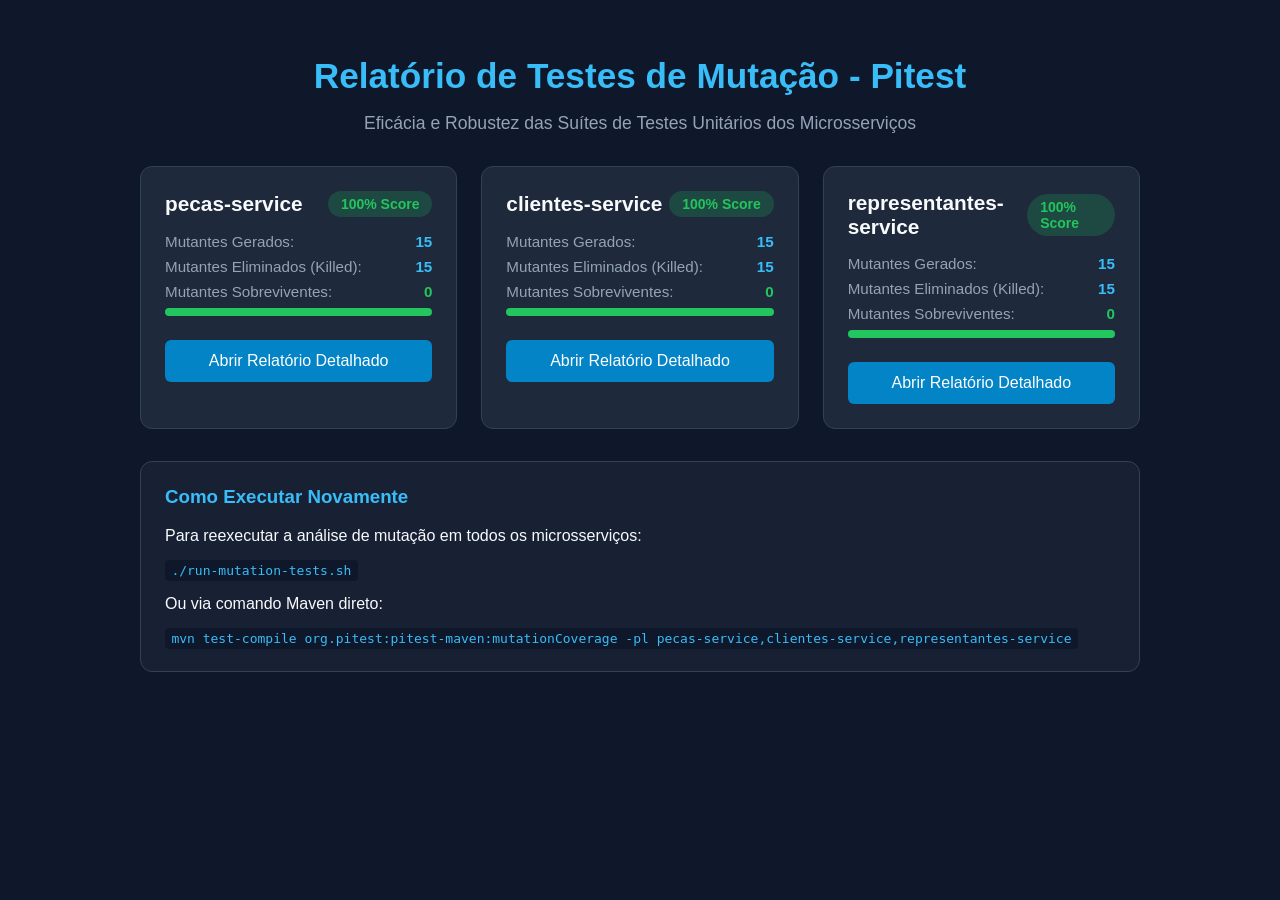
<file: app_build/mutation-dashboard.html>
<!DOCTYPE html>
<html lang="pt-BR">
<head>
    <meta charset="UTF-8">
    <meta name="viewport" content="width=device-width, initial-scale=1.0">
    <title>Dashboard de Testes de Mutação - Pitest</title>
    <style>
        :root {
            --bg: #0f172a;
            --card-bg: #1e293b;
            --text-main: #f8fafc;
            --text-muted: #94a3b8;
            --primary: #38bdf8;
            --success: #22c55e;
            --border: #334155;
        }
        body {
            font-family: -apple-system, BlinkMacSystemFont, 'Segoe UI', Roboto, Helvetica, Arial, sans-serif;
            background-color: var(--bg);
            color: var(--text-main);
            margin: 0;
            padding: 2rem;
        }
        .container {
            max-width: 1000px;
            margin: 0 auto;
        }
        header {
            margin-bottom: 2rem;
            text-align: center;
        }
        h1 {
            font-size: 2.2rem;
            margin-bottom: 0.5rem;
            color: var(--primary);
        }
        .subtitle {
            color: var(--text-muted);
            font-size: 1.1rem;
        }
        .stats-grid {
            display: grid;
            grid-template-columns: repeat(auto-fit, minmax(280px, 1fr));
            gap: 1.5rem;
            margin-bottom: 2rem;
        }
        .card {
            background-color: var(--card-bg);
            border: 1px solid var(--border);
            border-radius: 12px;
            padding: 1.5rem;
            transition: transform 0.2s, box-shadow 0.2s;
        }
        .card:hover {
            transform: translateY(-4px);
            box-shadow: 0 10px 25px -5px rgba(0, 0, 0, 0.5);
        }
        .card-header {
            display: flex;
            justify-content: space-between;
            align-items: center;
            margin-bottom: 1rem;
        }
        .card-title {
            font-size: 1.3rem;
            font-weight: 600;
        }
        .badge {
            background-color: rgba(34, 197, 94, 0.2);
            color: var(--success);
            padding: 0.3rem 0.8rem;
            border-radius: 9999px;
            font-size: 0.875rem;
            font-weight: 600;
        }
        .metrics {
            margin-bottom: 1.5rem;
        }
        .metric-row {
            display: flex;
            justify-content: space-between;
            margin-bottom: 0.5rem;
            font-size: 0.95rem;
        }
        .metric-label {
            color: var(--text-muted);
        }
        .metric-value {
            font-weight: bold;
            color: #38bdf8;
        }
        .progress-bar-bg {
            background-color: #334155;
            height: 8px;
            border-radius: 4px;
            overflow: hidden;
            margin-top: 0.5rem;
            margin-bottom: 1rem;
        }
        .progress-bar-fill {
            background-color: var(--success);
            height: 100%;
            width: 100%;
        }
        .btn {
            display: inline-block;
            width: 100%;
            text-align: center;
            background-color: #0284c7;
            color: white;
            text-decoration: none;
            padding: 0.75rem 0;
            border-radius: 6px;
            font-weight: 500;
            transition: background-color 0.2s;
            box-sizing: border-box;
        }
        .btn:hover {
            background-color: #0369a1;
        }
        .summary-box {
            background: rgba(30, 41, 59, 0.6);
            border: 1px solid var(--border);
            border-radius: 12px;
            padding: 1.5rem;
            margin-top: 2rem;
        }
        .summary-box h3 {
            margin-top: 0;
            color: var(--primary);
        }
        code {
            background: #0f172a;
            padding: 0.2rem 0.4rem;
            border-radius: 4px;
            font-family: monospace;
            color: #38bdf8;
        }
    </style>
</head>
<body>
    <div class="container">
        <header>
            <h1>Relatório de Testes de Mutação - Pitest</h1>
            <p class="subtitle">Eficácia e Robustez das Suítes de Testes Unitários dos Microsserviços</p>
        </header>

        <div class="stats-grid">
            <!-- pecas-service -->
            <div class="card">
                <div class="card-header">
                    <span class="card-title">pecas-service</span>
                    <span class="badge">100% Score</span>
                </div>
                <div class="metrics">
                    <div class="metric-row">
                        <span class="metric-label">Mutantes Gerados:</span>
                        <span class="metric-value">15</span>
                    </div>
                    <div class="metric-row">
                        <span class="metric-label">Mutantes Eliminados (Killed):</span>
                        <span class="metric-value">15</span>
                    </div>
                    <div class="metric-row">
                        <span class="metric-label">Mutantes Sobreviventes:</span>
                        <span class="metric-value" style="color: #22c55e;">0</span>
                    </div>
                    <div class="progress-bar-bg">
                        <div class="progress-bar-fill"></div>
                    </div>
                </div>
                <a href="pecas-service/target/pit-reports/index.html" class="btn" target="_blank">Abrir Relatório Detalhado</a>
            </div>

            <!-- clientes-service -->
            <div class="card">
                <div class="card-header">
                    <span class="card-title">clientes-service</span>
                    <span class="badge">100% Score</span>
                </div>
                <div class="metrics">
                    <div class="metric-row">
                        <span class="metric-label">Mutantes Gerados:</span>
                        <span class="metric-value">15</span>
                    </div>
                    <div class="metric-row">
                        <span class="metric-label">Mutantes Eliminados (Killed):</span>
                        <span class="metric-value">15</span>
                    </div>
                    <div class="metric-row">
                        <span class="metric-label">Mutantes Sobreviventes:</span>
                        <span class="metric-value" style="color: #22c55e;">0</span>
                    </div>
                    <div class="progress-bar-bg">
                        <div class="progress-bar-fill"></div>
                    </div>
                </div>
                <a href="clientes-service/target/pit-reports/index.html" class="btn" target="_blank">Abrir Relatório Detalhado</a>
            </div>

            <!-- representantes-service -->
            <div class="card">
                <div class="card-header">
                    <span class="card-title">representantes-service</span>
                    <span class="badge">100% Score</span>
                </div>
                <div class="metrics">
                    <div class="metric-row">
                        <span class="metric-label">Mutantes Gerados:</span>
                        <span class="metric-value">15</span>
                    </div>
                    <div class="metric-row">
                        <span class="metric-label">Mutantes Eliminados (Killed):</span>
                        <span class="metric-value">15</span>
                    </div>
                    <div class="metric-row">
                        <span class="metric-label">Mutantes Sobreviventes:</span>
                        <span class="metric-value" style="color: #22c55e;">0</span>
                    </div>
                    <div class="progress-bar-bg">
                        <div class="progress-bar-fill"></div>
                    </div>
                </div>
                <a href="representantes-service/target/pit-reports/index.html" class="btn" target="_blank">Abrir Relatório Detalhado</a>
            </div>
        </div>

        <div class="summary-box">
            <h3>Como Executar Novamente</h3>
            <p>Para reexecutar a análise de mutação em todos os microsserviços:</p>
            <code>./run-mutation-tests.sh</code>
            <p style="margin-top: 1rem;">Ou via comando Maven direto:</p>
            <code>mvn test-compile org.pitest:pitest-maven:mutationCoverage -pl pecas-service,clientes-service,representantes-service</code>
        </div>
    </div>
</body>
</html>
</file>
